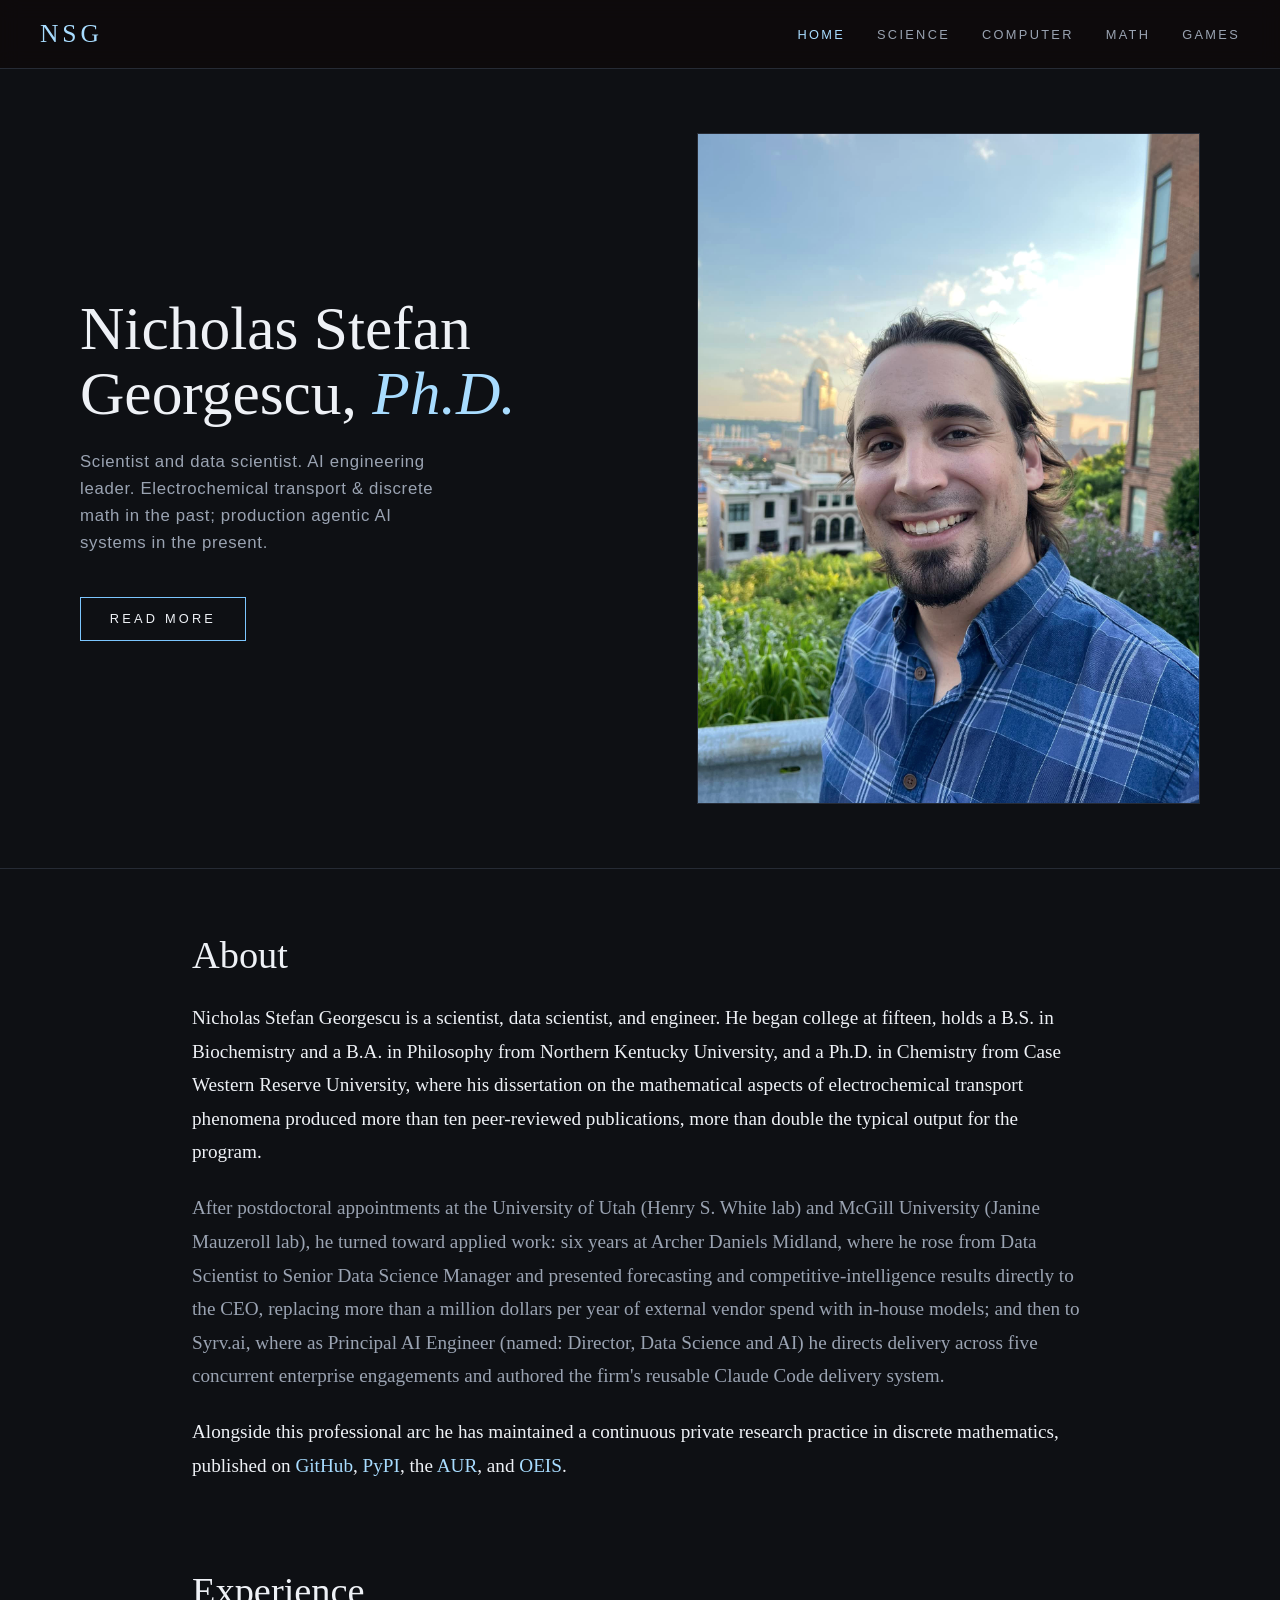
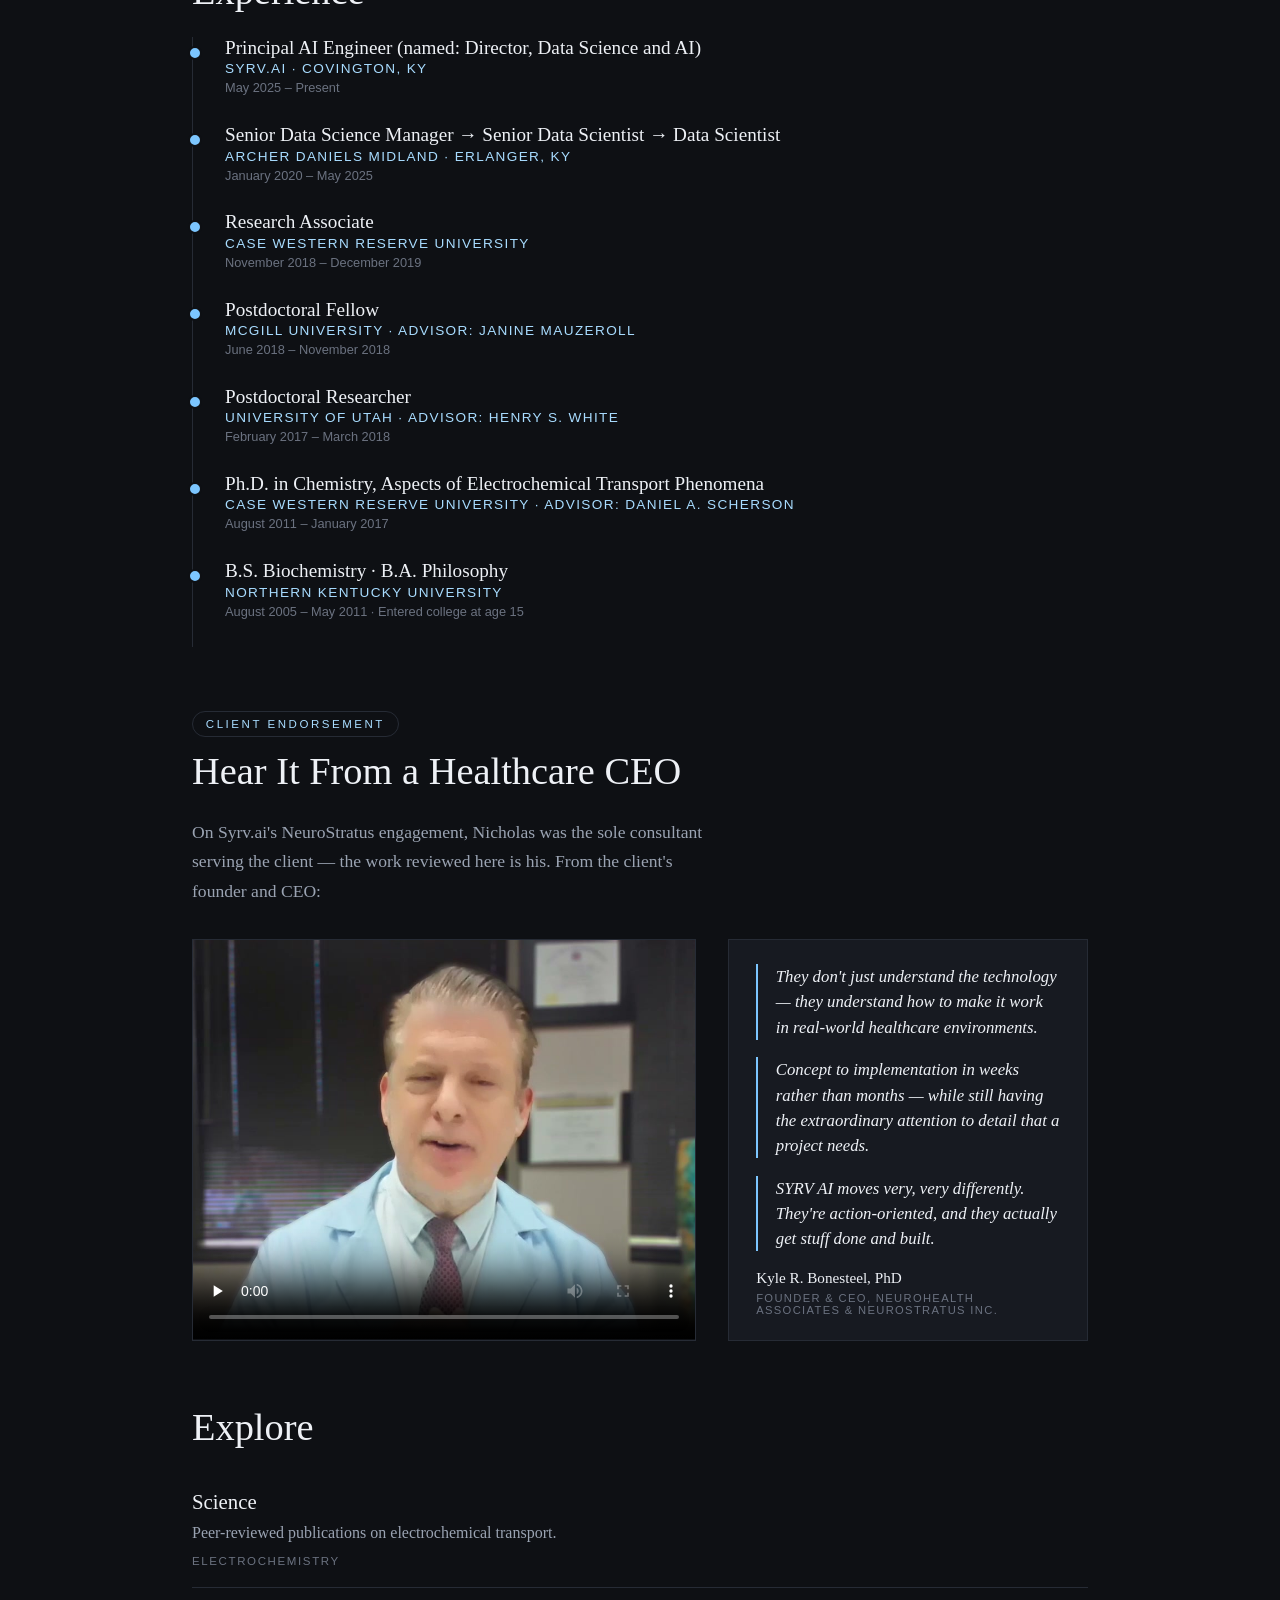
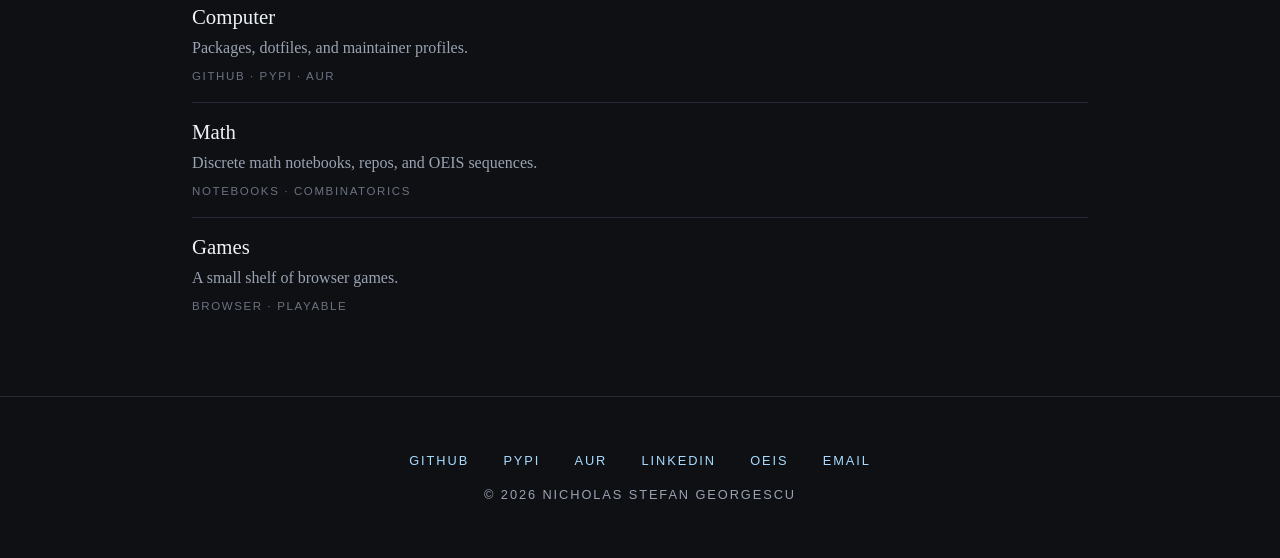
<file: index.html>
<!DOCTYPE html>
<html lang="en">
<head>
<meta charset="UTF-8" />
<meta name="viewport" content="width=device-width, initial-scale=1.0" />
<title>Nicholas Stefan Georgescu, Ph.D.</title>
<link rel="stylesheet" href="style.css">
</head>
<body>

<nav class="top">
  <a href="/" class="logo">NSG</a>
  <ul>
    <li><a href="/" class="active">Home</a></li>
    <li><a href="science.html">Science</a></li>
    <li><a href="computer.html">Computer</a></li>
    <li><a href="math.html">Math</a></li>
    <li><a href="games/">Games</a></li>
  </ul>
</nav>

<section class="hero">
  <div class="hero-text">
    <h1>Nicholas Stefan Georgescu, <em>Ph.D.</em></h1>
    <p class="tagline">
      Scientist and data scientist. AI engineering leader.
      Electrochemical transport &amp; discrete math in the past;
      production agentic AI systems in the present.
    </p>
    <a class="cta" href="#about">Read More</a>
  </div>
  <div class="hero-portrait"><img src="profile_pic_nsg.jpg" alt="Nicholas Stefan Georgescu"></div>
</section>

<section class="content bio" id="about">
  <h2 class="section-title">About</h2>
  <p>
    Nicholas Stefan Georgescu is a scientist, data scientist, and engineer.
    He began college at fifteen, holds a B.S. in Biochemistry and a B.A. in Philosophy
    from Northern Kentucky University, and a Ph.D. in Chemistry from Case Western
    Reserve University, where his dissertation on the mathematical aspects of
    electrochemical transport phenomena produced more than ten peer-reviewed
    publications, more than double the typical output for the program.
  </p>
  <p class="dim">
    After postdoctoral appointments at the University of Utah (Henry S.&nbsp;White lab)
    and McGill University (Janine Mauzeroll lab), he turned toward applied work:
    six years at Archer Daniels Midland, where he rose from Data Scientist to Senior
    Data Science Manager and presented forecasting and competitive-intelligence
    results directly to the CEO, replacing more than a million dollars per year of
    external vendor spend with in-house models; and then to Syrv.ai, where as
    Principal AI Engineer (named: Director, Data Science and AI) he directs delivery across five concurrent
    enterprise engagements and authored the firm's reusable Claude Code delivery system.
  </p>
  <p>
    Alongside this professional arc he has maintained a continuous private research
    practice in discrete mathematics, published on
    <a href="https://github.com/NGeorgescu">GitHub</a>,
    <a href="https://pypi.org/user/NGeorgescu/">PyPI</a>,
    the <a href="https://aur.archlinux.org/packages?SeB=m&K=NGeorgescu">AUR</a>,
    and <a href="https://oeis.org/wiki/User:Nicholas_Stefan_Georgescu">OEIS</a>.
  </p>
</section>

<section class="content" id="experience">
  <h2 class="section-title">Experience</h2>
  <div class="timeline">
    <div class="timeline-item">
      <div class="role">Principal AI Engineer (named: Director, Data Science and AI)</div>
      <div class="org">Syrv.ai · Covington, KY</div>
      <div class="when">May 2025 &ndash; Present</div>
    </div>
    <div class="timeline-item">
      <div class="role">Senior Data Science Manager &rarr; Senior Data Scientist &rarr; Data Scientist</div>
      <div class="org">Archer Daniels Midland · Erlanger, KY</div>
      <div class="when">January 2020 &ndash; May 2025</div>
    </div>
    <div class="timeline-item">
      <div class="role">Research Associate</div>
      <div class="org">Case Western Reserve University</div>
      <div class="when">November 2018 &ndash; December 2019</div>
    </div>
    <div class="timeline-item">
      <div class="role">Postdoctoral Fellow</div>
      <div class="org">McGill University · Advisor: Janine Mauzeroll</div>
      <div class="when">June 2018 &ndash; November 2018</div>
    </div>
    <div class="timeline-item">
      <div class="role">Postdoctoral Researcher</div>
      <div class="org">University of Utah · Advisor: Henry S. White</div>
      <div class="when">February 2017 &ndash; March 2018</div>
    </div>
    <div class="timeline-item">
      <div class="role">Ph.D. in Chemistry, Aspects of Electrochemical Transport Phenomena</div>
      <div class="org">Case Western Reserve University · Advisor: Daniel A. Scherson</div>
      <div class="when">August 2011 &ndash; January 2017</div>
    </div>
    <div class="timeline-item">
      <div class="role">B.S. Biochemistry · B.A. Philosophy</div>
      <div class="org">Northern Kentucky University</div>
      <div class="when">August 2005 &ndash; May 2011 · Entered college at age 15</div>
    </div>
  </div>
</section>

<section class="content" id="testimonial">
  <span class="kicker">Client Endorsement</span>
  <h2 class="section-title">Hear It From a Healthcare CEO</h2>
  <p class="testimonial-context">
    On Syrv.ai's NeuroStratus engagement, Nicholas was the sole consultant
    serving the client &mdash; the work reviewed here is his. From the
    client's founder and CEO:
  </p>
  <div class="testimonial-grid">
    <video controls preload="none" playsinline
           poster="videos/kyle-bonesteel-poster.jpg"
           aria-label="Kyle Bonesteel testimonial — NeuroStratus">
      <source src="videos/kyle-bonesteel-neurostatus.mp4" type="video/mp4">
      <track kind="captions" src="videos/kyle-bonesteel-neurostatus.vtt" srclang="en" label="English" default>
    </video>
    <figure class="testimonial-quotes">
      <blockquote>
        They don't just understand the technology &mdash; they understand how to
        make it work in real-world healthcare environments.
      </blockquote>
      <blockquote>
        Concept to implementation in weeks rather than months &mdash; while still
        having the extraordinary attention to detail that a project needs.
      </blockquote>
      <blockquote>
        SYRV AI moves very, very differently. They're action-oriented, and they
        actually get stuff done and built.
      </blockquote>
      <figcaption>
        Kyle R. Bonesteel, PhD<br>
        <span>Founder &amp; CEO, NeuroHealth Associates &amp; NeuroStratus Inc.</span>
      </figcaption>
    </figure>
  </div>
</section>

<section class="content" id="elsewhere">
  <h2 class="section-title">Explore</h2>
  <div class="cards">
    <div class="card">
      <h4><a href="science.html">Science</a></h4>
      <p>Peer-reviewed publications on electrochemical transport.</p>
      <span class="tag">Electrochemistry</span>
    </div>
    <div class="card">
      <h4><a href="computer.html">Computer</a></h4>
      <p>Packages, dotfiles, and maintainer profiles.</p>
      <span class="tag">GitHub · PyPI · AUR</span>
    </div>
    <div class="card">
      <h4><a href="math.html">Math</a></h4>
      <p>Discrete math notebooks, repos, and OEIS sequences.</p>
      <span class="tag">Notebooks · Combinatorics</span>
    </div>
    <div class="card">
      <h4><a href="games/">Games</a></h4>
      <p>A small shelf of browser games.</p>
      <span class="tag">Browser · Playable</span>
    </div>
  </div>
</section>

<footer id="contact">
  <div class="socials">
    <a href="https://github.com/NGeorgescu">GitHub</a>
    <a href="https://pypi.org/user/NGeorgescu/">PyPI</a>
    <a href="https://aur.archlinux.org/packages?SeB=m&K=NGeorgescu">AUR</a>
    <a href="https://www.linkedin.com/in/ngeorgescu/">LinkedIn</a>
    <a href="https://oeis.org/wiki/User:Nicholas_Stefan_Georgescu">OEIS</a>
    <a href="mailto:nsgeorgescu@gmail.com">Email</a>
  </div>
  <div>&copy; 2026 Nicholas Stefan Georgescu</div>
</footer>

</body>
</html>
</file>
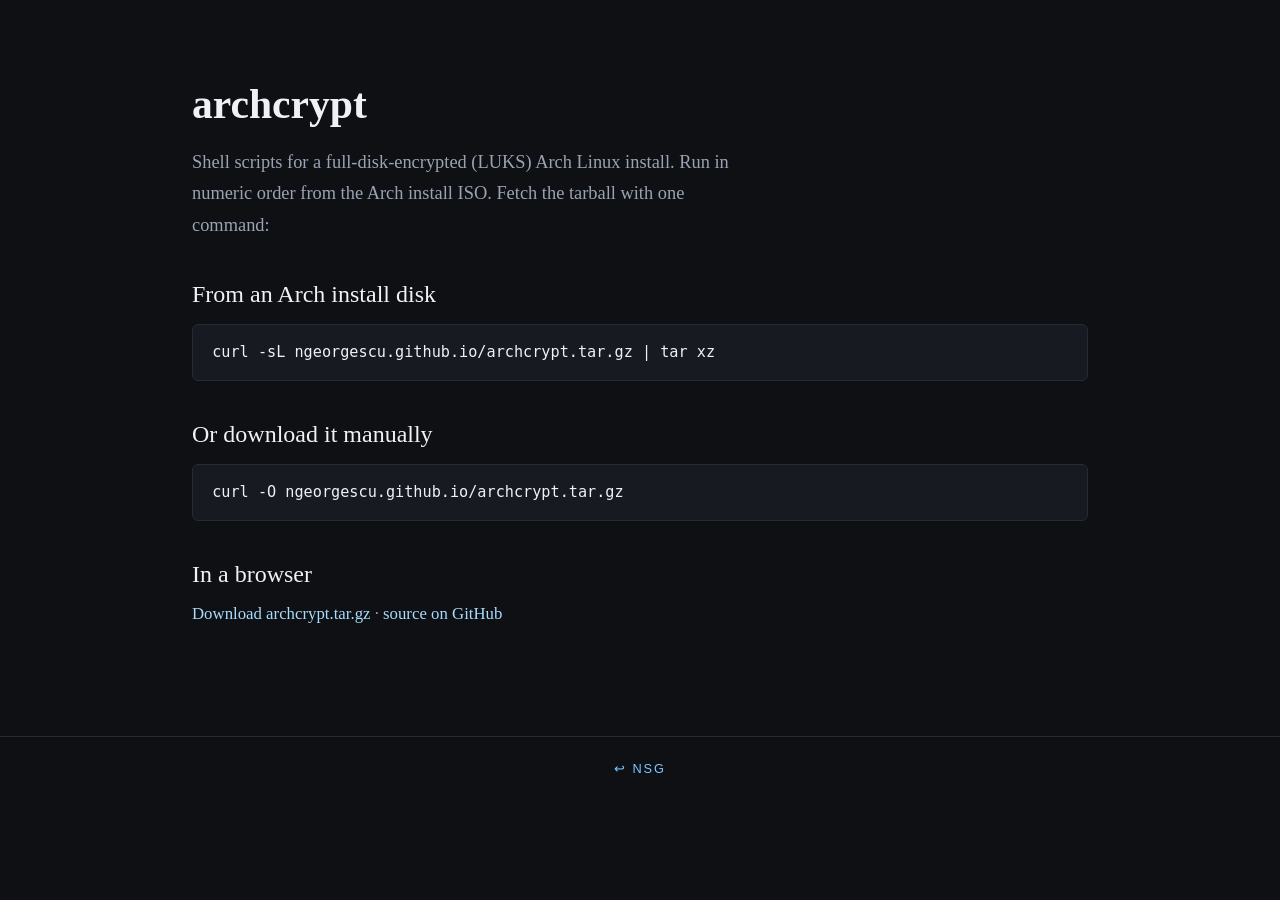
<file: archcrypt/index.html>
<!DOCTYPE html>
<html lang="en">
<head>
<meta charset="UTF-8">
<title>archcrypt &mdash; encrypted Arch install scripts</title>
<link rel="stylesheet" href="/style.css">
<style>
  pre { background: var(--bg-card); border: 1px solid var(--rule); border-radius: 6px;
        padding: 1rem 1.2rem; margin: 1rem 0 2rem; overflow: auto;
        font-family: ui-monospace, "SF Mono", Menlo, monospace; font-size: 0.95rem;
        color: var(--fg); line-height: 1.5; }
</style>
</head>
<body>

<section class="content" style="padding-top: 5rem;">
  <h1 style="font-family: var(--serif); font-size: 2.6rem; margin-bottom: 1.2rem;">archcrypt</h1>
  <p class="lede" style="font-family: var(--serif); font-size: 1.15rem; color: var(--fg-dim); max-width: 60ch; line-height: 1.7;">
    Shell scripts for a full-disk-encrypted (LUKS) Arch Linux install.
    Run in numeric order from the Arch install ISO. Fetch the tarball
    with one command:
  </p>

  <h3 class="sub-title">From an Arch install disk</h3>
  <pre>curl -sL ngeorgescu.github.io/archcrypt.tar.gz | tar xz</pre>

  <h3 class="sub-title">Or download it manually</h3>
  <pre>curl -O ngeorgescu.github.io/archcrypt.tar.gz</pre>

  <h3 class="sub-title">In a browser</h3>
  <p style="font-family: var(--serif); font-size: 1.05rem; color: var(--fg-dim);">
    <a href="/archcrypt.tar.gz">Download archcrypt.tar.gz</a> &middot;
    <a href="https://github.com/NGeorgescu/archcrypt">source on GitHub</a>
  </p>
</section>

<footer style="text-align:center;padding:1.5rem 1rem 2rem;font-size:0.8rem;letter-spacing:0.15em;text-transform:uppercase;color:var(--fg-dim);border-top:1px solid var(--rule);margin-top:3rem;font-family:var(--sans)">
  <a href="/" style="color:var(--accent);text-decoration:none">↩ nsg</a>
</footer>

</body>
</html>
</file>
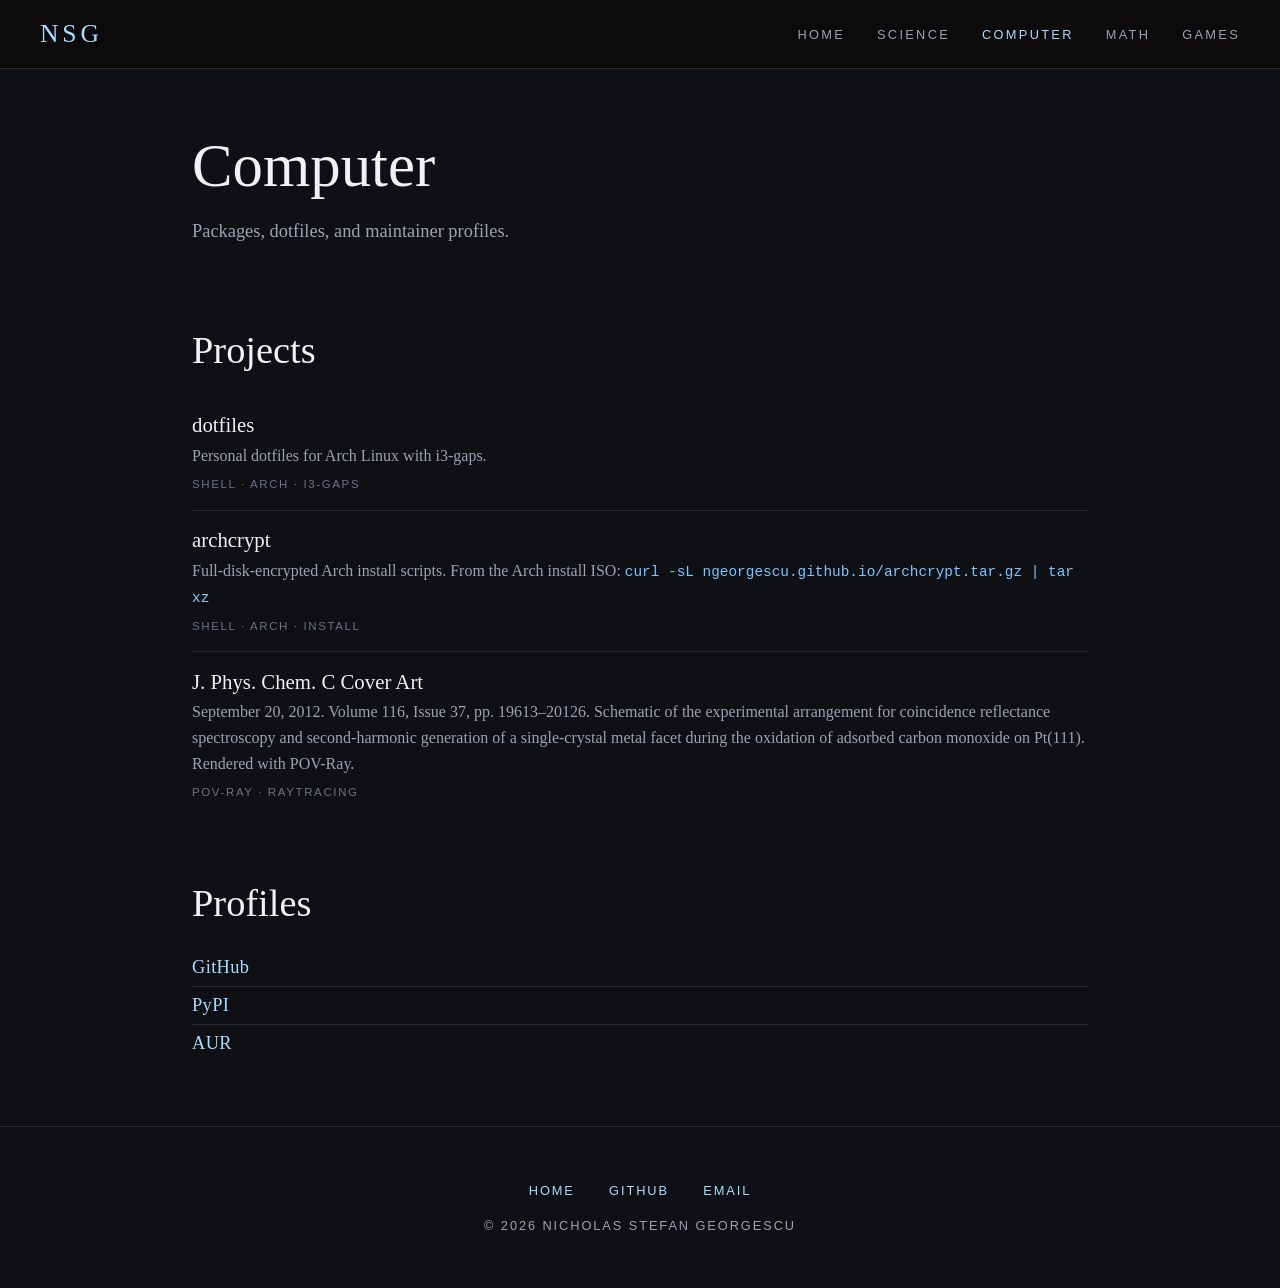
<file: computer.html>
<!DOCTYPE html>
<html lang="en">
<head>
<meta charset="UTF-8" />
<meta name="viewport" content="width=device-width, initial-scale=1.0" />
<title>Computer &mdash; Nicholas Stefan Georgescu</title>
<link rel="stylesheet" href="style.css">
</head>
<body>

<nav class="top">
  <a href="/" class="logo">NSG</a>
  <ul>
    <li><a href="/">Home</a></li>
    <li><a href="science.html">Science</a></li>
    <li><a href="computer.html" class="active">Computer</a></li>
    <li><a href="math.html">Math</a></li>
    <li><a href="games/">Games</a></li>
  </ul>
</nav>

<header class="page-header">
  <h1>Computer</h1>
  <p class="lede">Packages, dotfiles, and maintainer profiles.</p>
</header>

<section class="content">
  <h2 class="section-title">Projects</h2>
  <div class="cards">
    <div class="card">
      <h4><a href="https://github.com/NGeorgescu/dotfiles">dotfiles</a></h4>
      <p>Personal dotfiles for Arch Linux with i3-gaps.</p>
      <span class="tag">Shell · Arch · i3-gaps</span>
    </div>
    <div class="card">
      <h4><a href="/archcrypt">archcrypt</a></h4>
      <p>Full-disk-encrypted Arch install scripts. From the Arch install ISO: <code style="font-family:ui-monospace,Menlo,monospace;font-size:0.9em;color:var(--accent)">curl -sL ngeorgescu.github.io/archcrypt.tar.gz | tar xz</code></p>
      <span class="tag">Shell · Arch · Install</span>
    </div>
    <div class="card">
      <h4><a href="https://doi.org/10.1021/jp3024414">J. Phys. Chem. C Cover Art</a></h4>
      <p>September 20, 2012. Volume 116, Issue 37, pp. 19613&ndash;20126. Schematic of the experimental arrangement for coincidence reflectance spectroscopy and second-harmonic generation of a single-crystal metal facet during the oxidation of adsorbed carbon monoxide on Pt(111). Rendered with POV-Ray.</p>
      <span class="tag">POV-Ray · Raytracing</span>
    </div>
  </div>
</section>

<section class="content">
  <h2 class="section-title">Profiles</h2>
  <ul class="profiles">
    <li><a href="https://github.com/NGeorgescu">GitHub</a></li>
    <li><a href="https://pypi.org/user/NGeorgescu/">PyPI</a></li>
    <li><a href="https://aur.archlinux.org/packages?SeB=m&K=NGeorgescu">AUR</a></li>
  </ul>
</section>

<footer>
  <div class="socials">
    <a href="/">Home</a>
    <a href="https://github.com/NGeorgescu">GitHub</a>
    <a href="mailto:nsgeorgescu@gmail.com">Email</a>
  </div>
  <div>&copy; 2026 Nicholas Stefan Georgescu</div>
</footer>

</body>
</html>
</file>
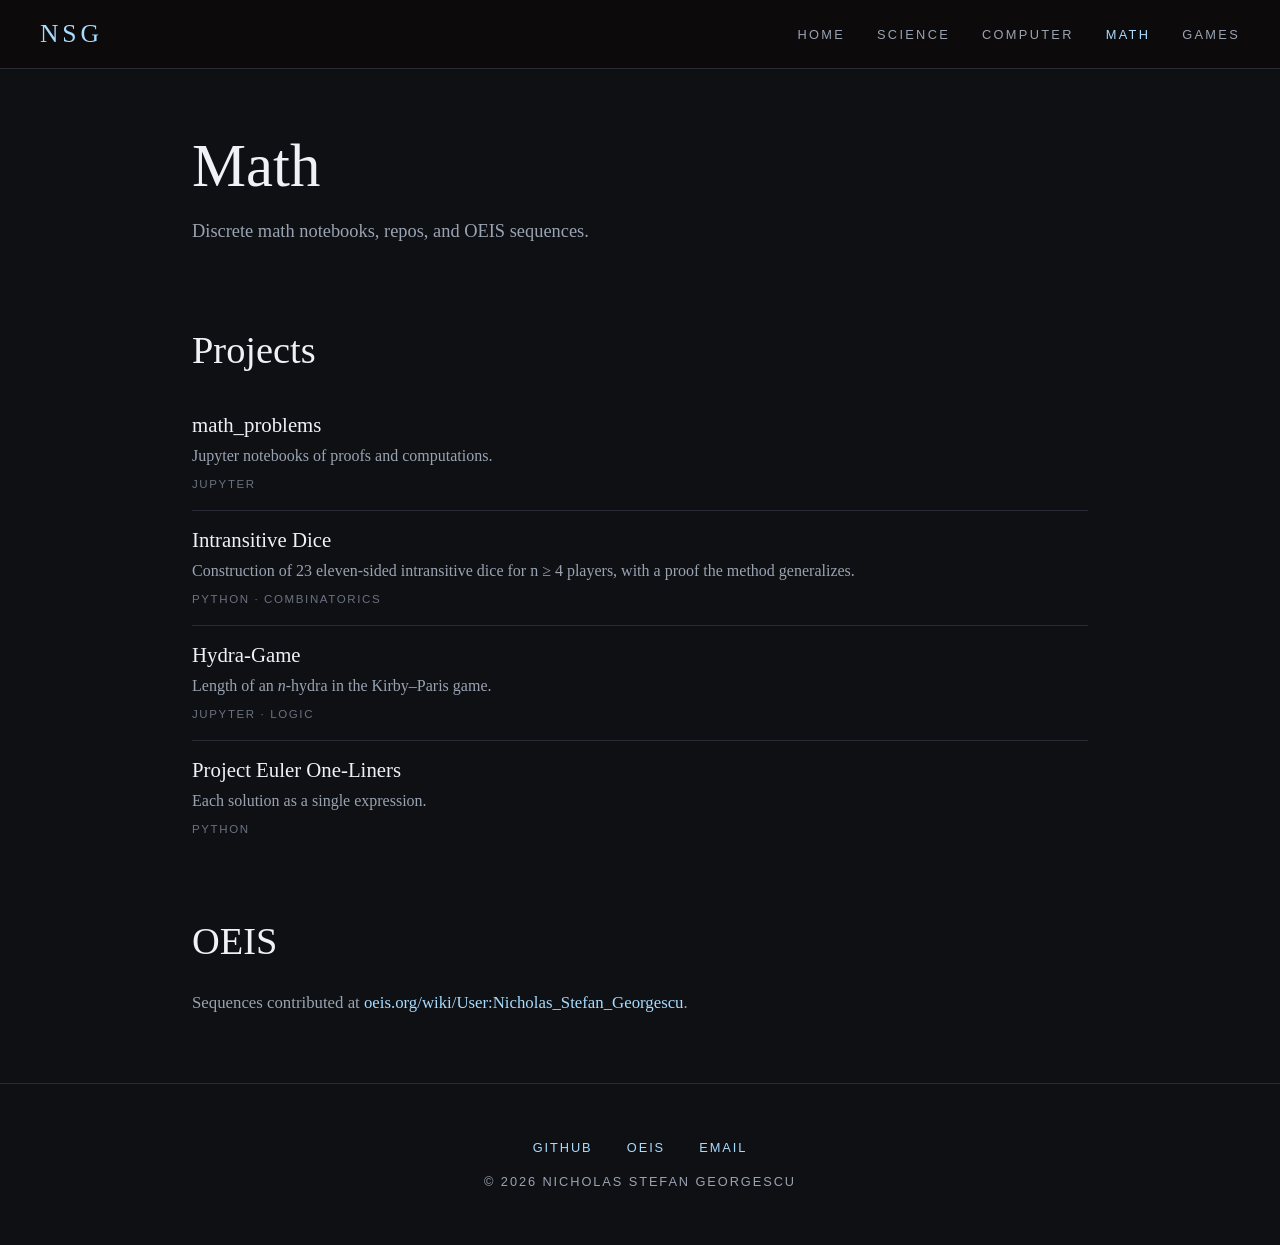
<file: math.html>
<!DOCTYPE html>
<html lang="en">
<head>
<meta charset="UTF-8" />
<meta name="viewport" content="width=device-width, initial-scale=1.0" />
<title>Math &mdash; Nicholas Stefan Georgescu</title>
<link rel="stylesheet" href="style.css">
</head>
<body>

<nav class="top">
  <a href="/" class="logo">NSG</a>
  <ul>
    <li><a href="/">Home</a></li>
    <li><a href="science.html">Science</a></li>
    <li><a href="computer.html">Computer</a></li>
    <li><a href="math.html" class="active">Math</a></li>
    <li><a href="games/">Games</a></li>
  </ul>
</nav>

<header class="page-header">
  <h1>Math</h1>
  <p class="lede">Discrete math notebooks, repos, and OEIS sequences.</p>
</header>

<section class="content">
  <h2 class="section-title">Projects</h2>
  <div class="cards">
    <div class="card">
      <h4><a href="https://github.com/NGeorgescu/math_problems">math_problems</a></h4>
      <p>Jupyter notebooks of proofs and computations.</p>
      <span class="tag">Jupyter</span>
    </div>
    <div class="card">
      <h4><a href="https://github.com/NGeorgescu/Intransitive_dice">Intransitive Dice</a></h4>
      <p>Construction of 23 eleven-sided intransitive dice for n&nbsp;&ge;&nbsp;4 players, with a proof the method generalizes.</p>
      <span class="tag">Python · Combinatorics</span>
    </div>
    <div class="card">
      <h4><a href="https://github.com/NGeorgescu/Hydra-Game">Hydra-Game</a></h4>
      <p>Length of an <em>n</em>-hydra in the Kirby&ndash;Paris game.</p>
      <span class="tag">Jupyter · Logic</span>
    </div>
    <div class="card">
      <h4><a href="https://github.com/NGeorgescu/ProjectEulerOneLiners">Project Euler One-Liners</a></h4>
      <p>Each solution as a single expression.</p>
      <span class="tag">Python</span>
    </div>
  </div>
</section>

<section class="content">
  <h2 class="section-title"><a href="https://oeis.org/wiki/User:Nicholas_Stefan_Georgescu" style="color: inherit;">OEIS</a></h2>
  <p class="profiles">
    Sequences contributed at
    <a href="https://oeis.org/wiki/User:Nicholas_Stefan_Georgescu">oeis.org/wiki/User:Nicholas_Stefan_Georgescu</a>.
  </p>
</section>

<footer>
  <div class="socials">
    <a href="https://github.com/NGeorgescu">GitHub</a>
    <a href="https://oeis.org/wiki/User:Nicholas_Stefan_Georgescu">OEIS</a>
    <a href="mailto:nsgeorgescu@gmail.com">Email</a>
  </div>
  <div>&copy; 2026 Nicholas Stefan Georgescu</div>
</footer>

</body>
</html>
</file>
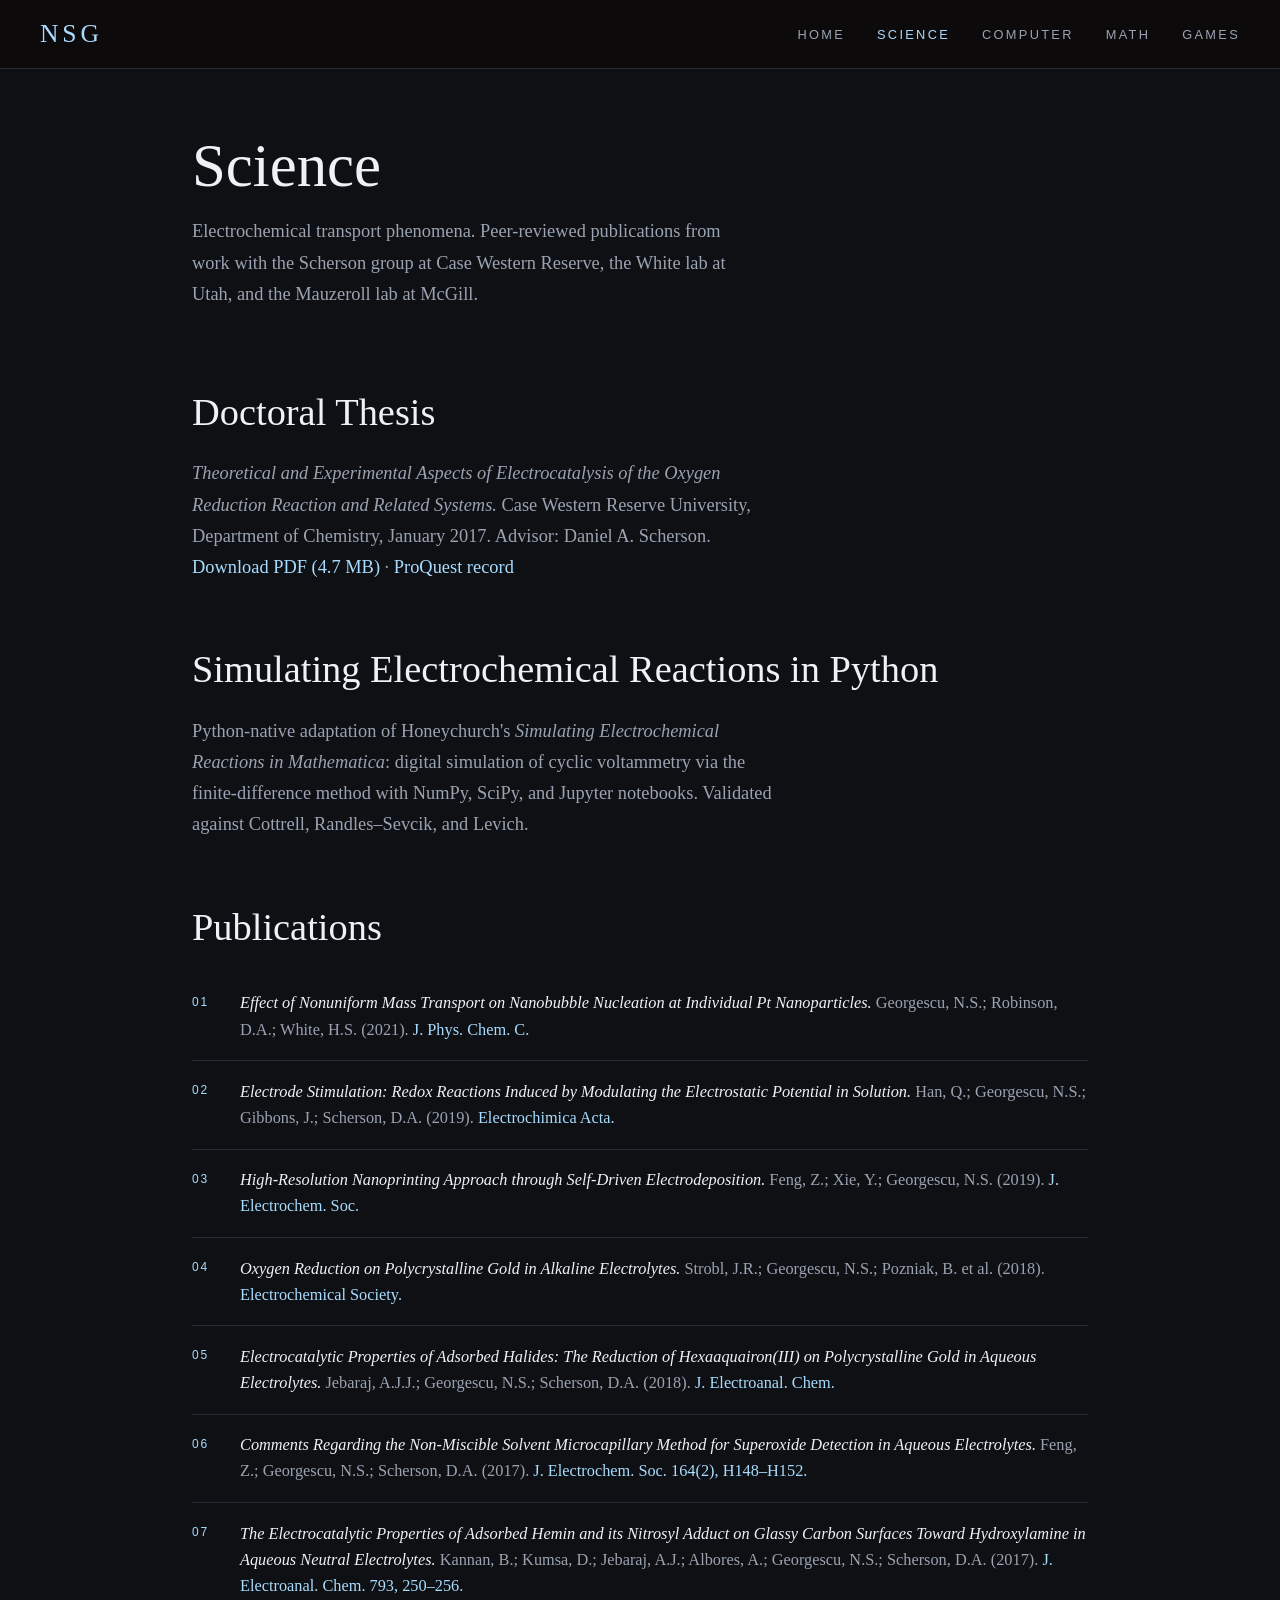
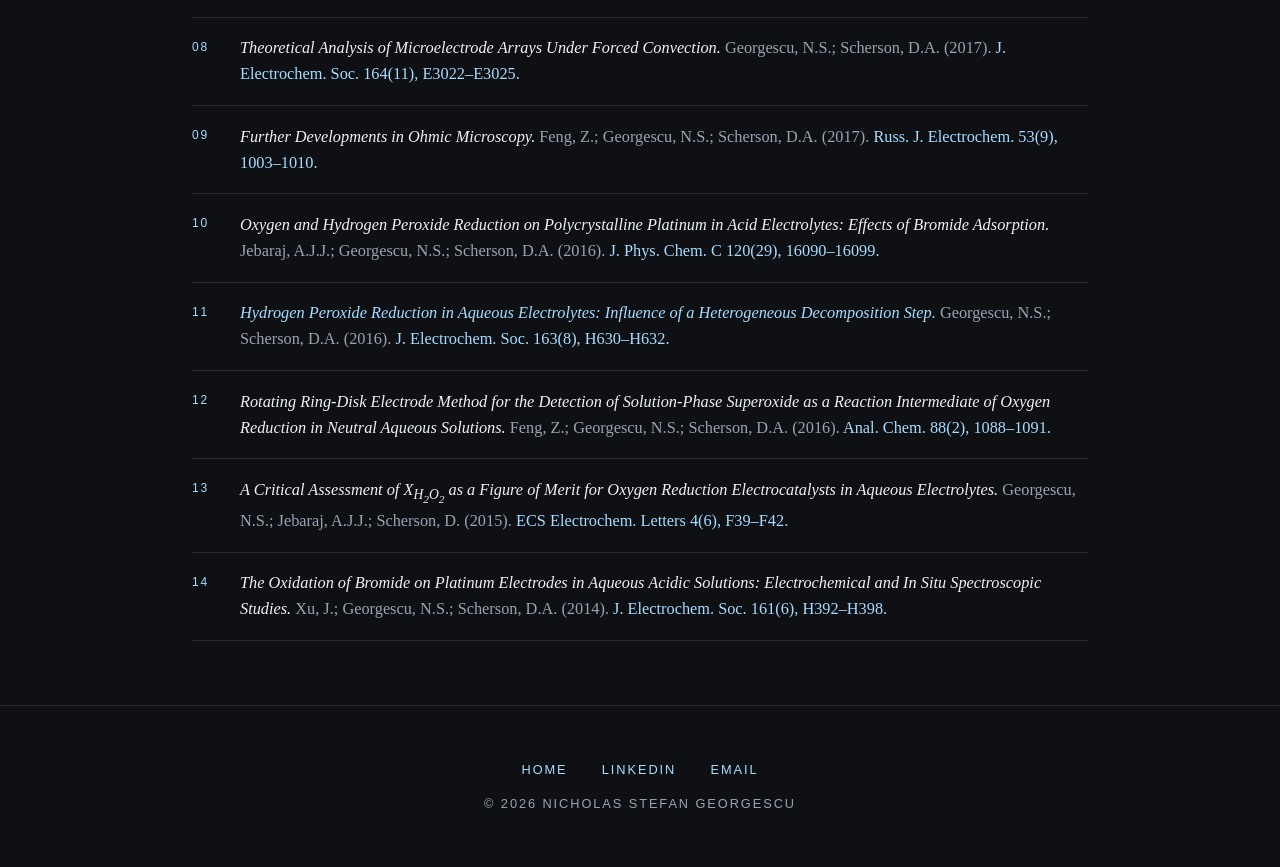
<file: science.html>
<!DOCTYPE html>
<html lang="en">
<head>
<meta charset="UTF-8" />
<meta name="viewport" content="width=device-width, initial-scale=1.0" />
<title>Science &mdash; Nicholas Stefan Georgescu</title>
<link rel="stylesheet" href="style.css">
</head>
<body>

<nav class="top">
  <a href="/" class="logo">NSG</a>
  <ul>
    <li><a href="/">Home</a></li>
    <li><a href="science.html" class="active">Science</a></li>
    <li><a href="computer.html">Computer</a></li>
    <li><a href="math.html">Math</a></li>
    <li><a href="games/">Games</a></li>
  </ul>
</nav>

<header class="page-header">
  <h1>Science</h1>
  <p class="lede">Electrochemical transport phenomena. Peer-reviewed publications from work with the Scherson group at Case Western Reserve, the White lab at Utah, and the Mauzeroll lab at McGill.</p>
</header>

<section class="content">
  <h2 class="section-title"><a href="/georgescu_thesis_2017.pdf" style="color: inherit;">Doctoral Thesis</a></h2>
  <p style="font-family: var(--serif); font-size: 1.15rem; color: var(--fg-dim); line-height: 1.7; max-width: 65ch;">
    <em>Theoretical and Experimental Aspects of Electrocatalysis of the Oxygen Reduction Reaction and Related Systems.</em> Case Western Reserve University, Department of Chemistry, January 2017. Advisor: Daniel A. Scherson.
    <br>
    <a href="/georgescu_thesis_2017.pdf">Download PDF (4.7 MB)</a> &middot;
    <a href="https://dl.acm.org/doi/10.5555/AAI28078921">ProQuest record</a>
  </p>
</section>

<section class="content">
  <h2 class="section-title"><a href="https://github.com/NGeorgescu/simulating-electrochemical-reactions-in-python" style="color: inherit;">Simulating Electrochemical Reactions in Python</a></h2>
  <p style="font-family: var(--serif); font-size: 1.15rem; color: var(--fg-dim); line-height: 1.7; max-width: 65ch;">
    Python-native adaptation of Honeychurch's <em>Simulating Electrochemical Reactions in Mathematica</em>: digital simulation of cyclic voltammetry via the finite-difference method with NumPy, SciPy, and Jupyter notebooks. Validated against Cottrell, Randles&ndash;Sevcik, and Levich.
  </p>
</section>

<section class="content">
  <h2 class="section-title">Publications</h2>
  <ol class="pubs">
    <li><span class="title">Effect of Nonuniform Mass Transport on Nanobubble Nucleation at Individual Pt Nanoparticles.</span> Georgescu, N.S.; Robinson, D.A.; White, H.S. (2021). <span class="venue">J. Phys. Chem. C.</span></li>
    <li><span class="title">Electrode Stimulation: Redox Reactions Induced by Modulating the Electrostatic Potential in Solution.</span> Han, Q.; Georgescu, N.S.; Gibbons, J.; Scherson, D.A. (2019). <span class="venue">Electrochimica Acta.</span></li>
    <li><span class="title">High-Resolution Nanoprinting Approach through Self-Driven Electrodeposition.</span> Feng, Z.; Xie, Y.; Georgescu, N.S. (2019). <span class="venue">J. Electrochem. Soc.</span></li>
    <li><span class="title">Oxygen Reduction on Polycrystalline Gold in Alkaline Electrolytes.</span> Strobl, J.R.; Georgescu, N.S.; Pozniak, B. et al. (2018). <span class="venue">Electrochemical Society.</span></li>
    <li><span class="title">Electrocatalytic Properties of Adsorbed Halides: The Reduction of Hexaaquairon(III) on Polycrystalline Gold in Aqueous Electrolytes.</span> Jebaraj, A.J.J.; Georgescu, N.S.; Scherson, D.A. (2018). <span class="venue">J. Electroanal. Chem.</span></li>
    <li><span class="title">Comments Regarding the Non-Miscible Solvent Microcapillary Method for Superoxide Detection in Aqueous Electrolytes.</span> Feng, Z.; Georgescu, N.S.; Scherson, D.A. (2017). <span class="venue">J. Electrochem. Soc. 164(2), H148&ndash;H152.</span></li>
    <li><span class="title">The Electrocatalytic Properties of Adsorbed Hemin and its Nitrosyl Adduct on Glassy Carbon Surfaces Toward Hydroxylamine in Aqueous Neutral Electrolytes.</span> Kannan, B.; Kumsa, D.; Jebaraj, A.J.; Albores, A.; Georgescu, N.S.; Scherson, D.A. (2017). <span class="venue">J. Electroanal. Chem. 793, 250&ndash;256.</span></li>
    <li><span class="title">Theoretical Analysis of Microelectrode Arrays Under Forced Convection.</span> Georgescu, N.S.; Scherson, D.A. (2017). <span class="venue">J. Electrochem. Soc. 164(11), E3022&ndash;E3025.</span></li>
    <li><span class="title">Further Developments in Ohmic Microscopy.</span> Feng, Z.; Georgescu, N.S.; Scherson, D.A. (2017). <span class="venue">Russ. J. Electrochem. 53(9), 1003&ndash;1010.</span></li>
    <li><span class="title">Oxygen and Hydrogen Peroxide Reduction on Polycrystalline Platinum in Acid Electrolytes: Effects of Bromide Adsorption.</span> Jebaraj, A.J.J.; Georgescu, N.S.; Scherson, D.A. (2016). <span class="venue">J. Phys. Chem. C 120(29), 16090&ndash;16099.</span></li>
    <li><span class="title"><a href="https://doi.org/10.1149/2.0211608jes">Hydrogen Peroxide Reduction in Aqueous Electrolytes: Influence of a Heterogeneous Decomposition Step.</a></span> Georgescu, N.S.; Scherson, D.A. (2016). <span class="venue">J. Electrochem. Soc. 163(8), H630&ndash;H632.</span></li>
    <li><span class="title">Rotating Ring-Disk Electrode Method for the Detection of Solution-Phase Superoxide as a Reaction Intermediate of Oxygen Reduction in Neutral Aqueous Solutions.</span> Feng, Z.; Georgescu, N.S.; Scherson, D.A. (2016). <span class="venue">Anal. Chem. 88(2), 1088&ndash;1091.</span></li>
    <li><span class="title">A Critical Assessment of X<sub>H<sub>2</sub>O<sub>2</sub></sub> as a Figure of Merit for Oxygen Reduction Electrocatalysts in Aqueous Electrolytes.</span> Georgescu, N.S.; Jebaraj, A.J.J.; Scherson, D. (2015). <span class="venue">ECS Electrochem. Letters 4(6), F39&ndash;F42.</span></li>
    <li><span class="title">The Oxidation of Bromide on Platinum Electrodes in Aqueous Acidic Solutions: Electrochemical and In Situ Spectroscopic Studies.</span> Xu, J.; Georgescu, N.S.; Scherson, D.A. (2014). <span class="venue">J. Electrochem. Soc. 161(6), H392&ndash;H398.</span></li>
  </ol>
</section>

<footer>
  <div class="socials">
    <a href="/">Home</a>
    <a href="https://www.linkedin.com/in/ngeorgescu/">LinkedIn</a>
    <a href="mailto:nsgeorgescu@gmail.com">Email</a>
  </div>
  <div>&copy; 2026 Nicholas Stefan Georgescu</div>
</footer>

</body>
</html>
</file>
<file: style.css>
:root {
  --bg: #0e1014;
  --bg-soft: #12151b;
  --bg-card: #171a21;
  --fg: #eef1f6;
  --fg-dim: #9aa3b2;
  --fg-faint: #6b7280;
  --accent: #7cc6ff;
  --accent-soft: #a8dcff;
  --rule: #262b35;
  --serif: "Cormorant Garamond", "EB Garamond", Georgia, serif;
  --sans: "Inter", "Helvetica Neue", Arial, sans-serif;
}
* { box-sizing: border-box; margin: 0; padding: 0; }
html { scroll-behavior: smooth; }
body { background: var(--bg); color: var(--fg); font-family: var(--sans); -webkit-font-smoothing: antialiased; }
a { color: var(--accent-soft); text-decoration: none; transition: color 0.15s; }
a:hover { color: var(--fg); }

/* NAV */
nav.top {
  position: sticky; top: 0; z-index: 10;
  display: flex; justify-content: space-between; align-items: center;
  padding: 1.2rem 2.5rem;
  background: rgba(14, 11, 12, 0.9);
  backdrop-filter: blur(10px);
  border-bottom: 1px solid var(--rule);
}
nav.top .logo { font-family: var(--serif); font-size: 1.6rem; letter-spacing: 0.15em; color: var(--accent-soft); }
nav.top ul { list-style: none; display: flex; gap: 2rem; }
nav.top ul a { color: var(--fg-dim); font-size: 0.8rem; text-transform: uppercase; letter-spacing: 0.18em; }
nav.top ul a:hover { color: var(--accent-soft); }
nav.top ul a.active { color: var(--accent-soft); }

/* HERO */
.hero {
  display: grid; grid-template-columns: 1.1fr 1fr;
  min-height: 88vh; align-items: center;
  padding: 4rem 5rem; gap: 4rem;
  border-bottom: 1px solid var(--rule);
}
.hero-text h1 {
  font-family: var(--serif); font-weight: 400;
  font-size: clamp(2.5rem, 4.8vw, 4.2rem); line-height: 1.05;
  margin-bottom: 1.5rem;
}
.hero-text h1 em { color: var(--accent-soft); font-style: italic; }
.tagline {
  font-size: 1.05rem; color: var(--fg-dim);
  letter-spacing: 0.04em; max-width: 38ch;
  margin-bottom: 2.5rem; line-height: 1.6;
}
.cta {
  display: inline-block; padding: 0.85rem 1.8rem;
  border: 1px solid var(--accent); color: var(--fg);
  font-size: 0.8rem; letter-spacing: 0.25em; text-transform: uppercase;
  transition: background 0.2s ease;
}
.cta:hover { background: var(--accent); color: var(--bg); }
.hero-portrait {
  position: relative; aspect-ratio: 3 / 4;
  background: linear-gradient(135deg, #12161f 0%, #1e2532 100%);
  border: 1px solid var(--rule);
  overflow: hidden;
}
.hero-portrait img {
  width: 100%; height: 100%; object-fit: cover; display: block;
  filter: saturate(0.85) contrast(1.02);
}

/* PAGE HEADER (subpages) */
.page-header {
  max-width: 960px; margin: 0 auto;
  padding: 4rem 2rem 1rem;
}
.page-header h1 {
  font-family: var(--serif); font-weight: 400;
  font-size: clamp(2.8rem, 5vw, 3.8rem); line-height: 1.1;
}
.page-header .lede {
  font-family: var(--serif); font-size: 1.15rem;
  color: var(--fg-dim); margin-top: 1rem; line-height: 1.7;
  max-width: 60ch;
}

/* SECTIONS */
section.content { max-width: 960px; margin: 0 auto; padding: 4rem 2rem; }
section.content + section.content { padding-top: 0; }
h2.section-title { font-family: var(--serif); font-weight: 400; font-size: 2.4rem; margin-bottom: 1.5rem; line-height: 1.15; }
h3.sub-title { font-family: var(--serif); font-weight: 400; font-size: 1.5rem; margin: 2.5rem 0 1rem; color: var(--fg); }

.bio p {
  font-family: var(--serif); font-size: 1.2rem; line-height: 1.75;
  color: var(--fg); margin-bottom: 1.4rem;
}
.bio p.dim { color: var(--fg-dim); }

/* ITEM LIST (was cards) */
.cards { display: block; margin-top: 1rem; }
.card { padding: 1.1rem 0; border-bottom: 1px solid var(--rule); }
.card:last-child { border-bottom: none; }
.card h4 { font-family: var(--serif); font-size: 1.3rem; font-weight: 500; margin-bottom: 0.35rem; }
.card h4 a { color: var(--fg); }
.card h4 a:hover { color: var(--accent-soft); }
.card p { color: var(--fg-dim); font-size: 1rem; line-height: 1.6; margin-bottom: 0.35rem; font-family: var(--serif); }
.card .tag { font-size: 0.72rem; letter-spacing: 0.14em; text-transform: uppercase; color: var(--fg-faint); }

/* PUBLICATIONS */
ol.pubs { list-style: none; counter-reset: pubs; }
ol.pubs li {
  counter-increment: pubs;
  padding: 1.1rem 0 1.1rem 3rem;
  border-bottom: 1px solid var(--rule);
  position: relative;
  font-family: var(--serif); font-size: 1.02rem; line-height: 1.6;
  color: var(--fg-dim);
}
ol.pubs li::before {
  content: counter(pubs, decimal-leading-zero);
  position: absolute; left: 0; top: 1.25rem;
  font-family: var(--sans); font-size: 0.75rem;
  color: var(--accent-soft); letter-spacing: 0.15em;
}
ol.pubs li .title { color: var(--fg); font-style: italic; }
ol.pubs li .venue { color: var(--accent-soft); }

/* TIMELINE */
.timeline { border-left: 1px solid var(--rule); padding-left: 2rem; margin-top: 1.5rem; }
.timeline-item { padding-bottom: 1.8rem; position: relative; }
.timeline-item::before {
  content: ""; position: absolute; left: -2.32rem; top: 0.55rem;
  width: 10px; height: 10px; border-radius: 50%;
  background: var(--accent); border: 2px solid var(--bg);
}
.timeline-item .role { font-family: var(--serif); font-size: 1.2rem; color: var(--fg); }
.timeline-item .org { color: var(--accent-soft); font-size: 0.85rem; letter-spacing: 0.1em; text-transform: uppercase; margin-top: 0.15rem; }
.timeline-item .when { color: var(--fg-faint); font-size: 0.8rem; margin-top: 0.25rem; }

/* PROFILE LINE LIST */
ul.profiles { list-style: none; margin-top: 1rem; }
ul.profiles li {
  font-family: var(--serif); font-size: 1.15rem;
  padding: 0.5rem 0;
  border-bottom: 1px solid var(--rule);
}
ul.profiles li:last-child { border-bottom: none; }
ul.profiles a { color: var(--accent-soft); letter-spacing: 0.02em; }
ul.profiles a:hover { color: var(--fg); }
p.profiles {
  font-family: var(--serif); font-size: 1.05rem;
  color: var(--fg-dim); line-height: 1.9;
}
p.profiles a { color: var(--accent-soft); }
p.profiles a:hover { color: var(--fg); }

/* TESTIMONIAL */
.kicker {
  display: inline-block; margin-bottom: 0.8rem;
  font-size: 0.72rem; letter-spacing: 0.22em; text-transform: uppercase;
  color: var(--accent-soft); border: 1px solid var(--rule);
  padding: 0.35rem 0.8rem; border-radius: 999px;
}
.testimonial-context {
  font-family: var(--serif); font-size: 1.1rem; line-height: 1.7;
  color: var(--fg-dim); max-width: 60ch; margin-bottom: 2rem;
}
.testimonial-grid {
  display: grid; grid-template-columns: 1.4fr 1fr;
  gap: 2rem; align-items: stretch;
}
.testimonial-grid video {
  width: 100%; height: 100%; object-fit: cover; display: block;
  background: #000; border: 1px solid var(--rule);
}
.testimonial-quotes {
  background: var(--bg-card); border: 1px solid var(--rule);
  padding: 1.5rem 1.7rem;
}
.testimonial-quotes blockquote {
  font-family: var(--serif); font-style: italic;
  font-size: 1.05rem; line-height: 1.5; color: var(--fg);
  padding-left: 1.1rem; border-left: 2px solid var(--accent);
  margin-bottom: 1.1rem;
}
.testimonial-quotes figcaption {
  color: var(--fg); font-size: 0.95rem; font-family: var(--serif);
}
.testimonial-quotes figcaption span {
  display: block; margin-top: 0.3rem;
  color: var(--fg-faint); font-family: var(--sans);
  font-size: 0.7rem; letter-spacing: 0.12em; text-transform: uppercase;
}

/* FOOTER */
footer { padding: 3.5rem 2rem; text-align: center; color: var(--fg-dim);
         font-size: 0.8rem; letter-spacing: 0.15em; text-transform: uppercase;
         border-top: 1px solid var(--rule); }
footer .socials { margin-bottom: 1.2rem; }
footer .socials a { margin: 0 0.9rem; }

@media (max-width: 800px) {
  .hero { grid-template-columns: 1fr; padding: 3rem 1.5rem; }
  .hero-portrait { aspect-ratio: 4 / 5; }
  nav.top { padding: 1rem 1.5rem; flex-wrap: wrap; gap: 0.5rem; }
  nav.top ul { gap: 0.9rem; }
  nav.top ul a { font-size: 0.65rem; }
  section.content { padding: 3rem 1.5rem; }
  .page-header { padding: 3rem 1.5rem 0.5rem; }
  h2.section-title { font-size: 1.8rem; }
  .testimonial-grid { grid-template-columns: 1fr; gap: 1.5rem; }
  .testimonial-grid video { height: auto; aspect-ratio: 16 / 9; }
}
</file>
